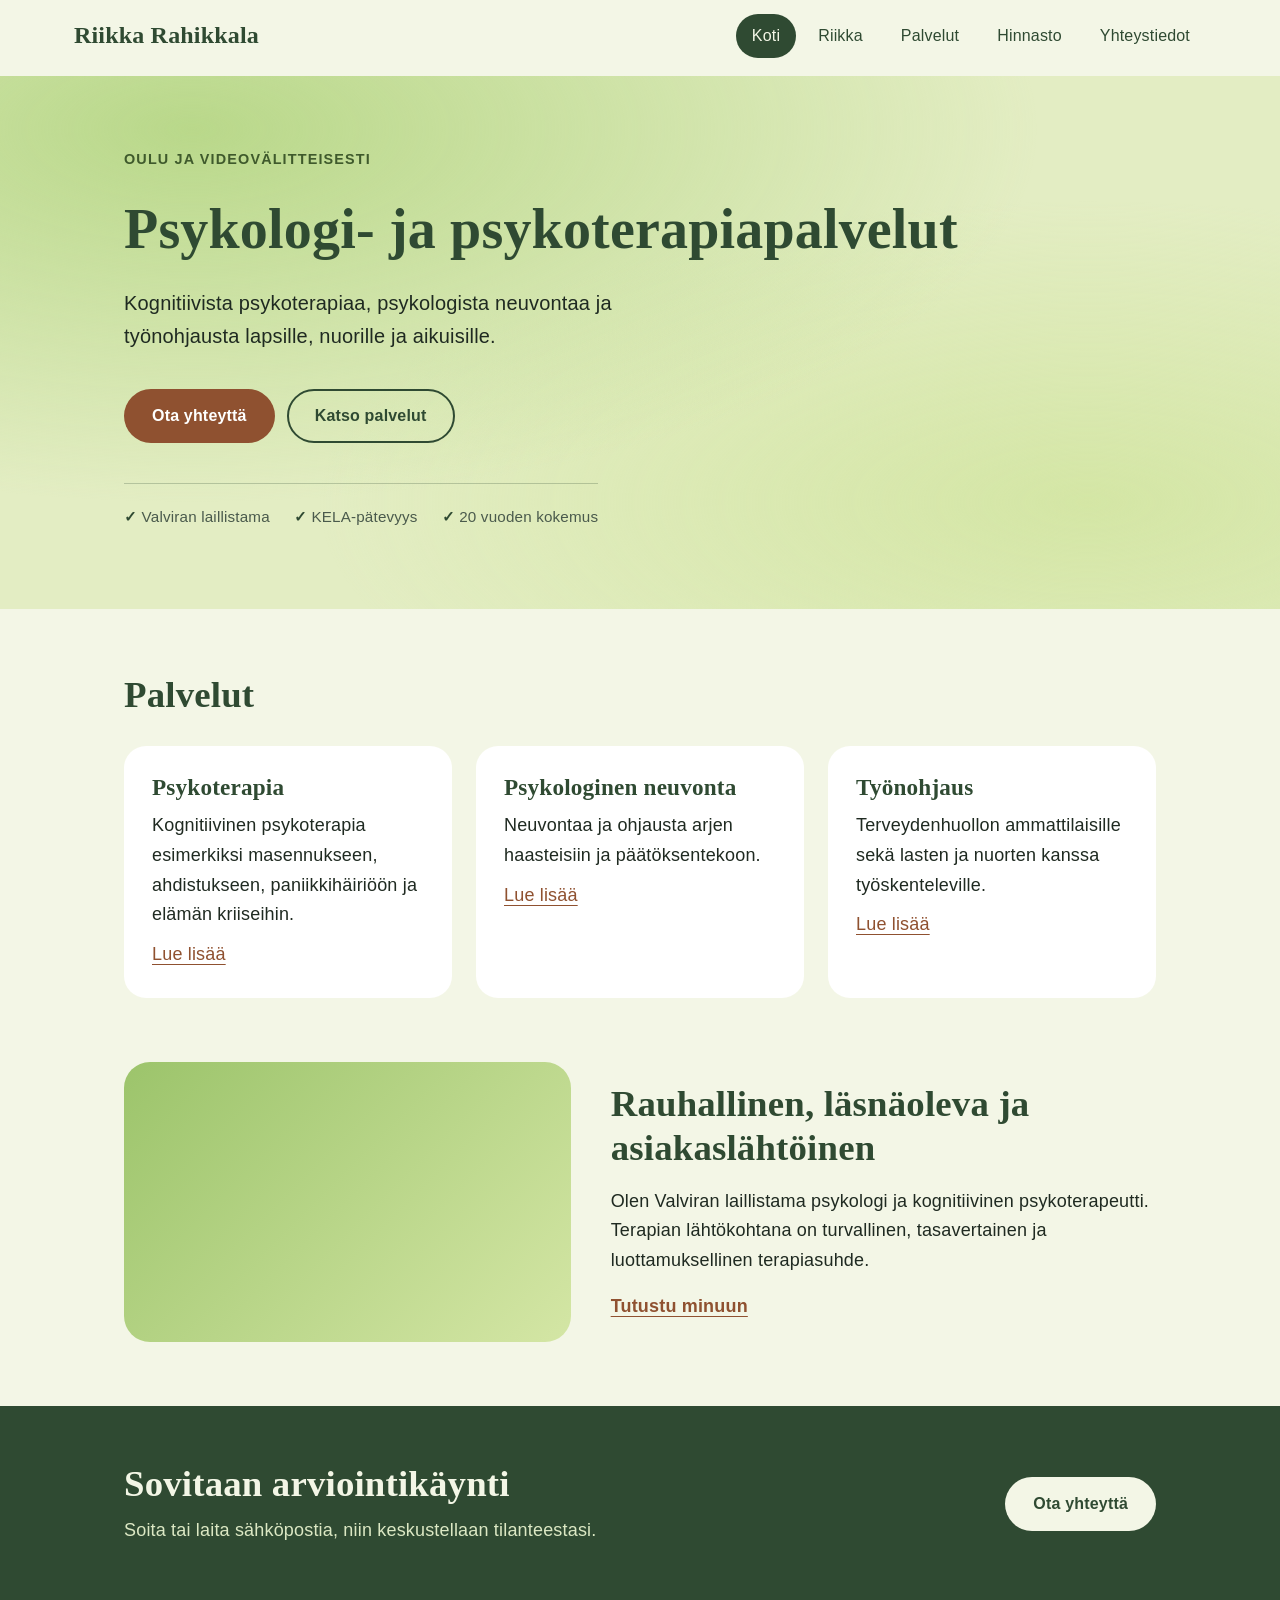
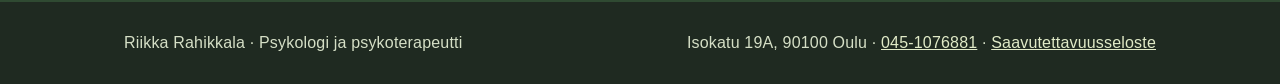
<file: index.html>
<!doctype html>
<html lang="fi">
<head>
<meta charset="utf-8">
<meta name="viewport" content="width=device-width, initial-scale=1">
<title>Riikka Rahikkala – psykologi- ja psykoterapiapalvelut Oulussa</title>
<meta name="description" content="Kognitiivista psykoterapiaa, psykologista neuvontaa ja työnohjausta Oulun seudulla ja videovälitteisesti.">
<link rel="canonical" href="https://ramirahikkala.github.io/riikka-rahikkala/">
<meta property="og:type" content="website">
<meta property="og:locale" content="fi_FI">
<meta property="og:title" content="Riikka Rahikkala – psykologi- ja psykoterapiapalvelut Oulussa">
<meta property="og:description" content="Kognitiivista psykoterapiaa, psykologista neuvontaa ja työnohjausta Oulun seudulla ja videovälitteisesti.">
<meta property="og:url" content="https://ramirahikkala.github.io/riikka-rahikkala/">
<meta name="color-scheme" content="light dark">
<meta name="theme-color" content="#2F4A32">
<link rel="stylesheet" href="style.css">
<script type="application/ld+json">
{"@context":"https://schema.org","@type":"Psychologist","name":"Riikka Rahikkala","description":"Psykologi- ja psykoterapiapalvelut Oulun seudulla ja videovälitteisesti.","url":"https://ramirahikkala.github.io/riikka-rahikkala/","telephone":"+358451076881","address":{"@type":"PostalAddress","streetAddress":"Isokatu 19A","postalCode":"90100","addressLocality":"Oulu","addressCountry":"FI"},"areaServed":"Oulu"}
</script>
</head>
<body>
<a class="skip" href="#sisalto">Siirry sisältöön</a>
<header class="hd">
<a class="logo" href="./">Riikka Rahikkala</a>
<nav class="nav" aria-label="Päävalikko"><a href="./" aria-current="page">Koti</a><a href="riikka/">Riikka</a><a href="palvelut/">Palvelut</a><a href="hinnasto/">Hinnasto</a><a href="yhteystiedot/">Yhteystiedot</a></nav>
</header>
<main id="sisalto">
<section class="hero"><div class="wrap">
<p class="eyebrow">Oulu ja videovälitteisesti</p>
<h1>Psykologi- ja psykoterapiapalvelut</h1>
<p class="lead">Kognitiivista psykoterapiaa, psykologista neuvontaa ja työnohjausta lapsille, nuorille ja aikuisille.</p>
<div class="btns"><a class="btn p" href="yhteystiedot/">Ota yhteyttä</a><a class="btn s" href="palvelut/">Katso palvelut</a></div>
<ul class="chips"><li>Valviran laillistama</li><li>KELA-pätevyys</li><li>20 vuoden kokemus</li></ul>
</div></section>
<section class="section"><div class="wrap">
<h2>Palvelut</h2>
<div class="grid3" style="margin-top:28px">
<div class="card"><h3>Psykoterapia</h3><p>Kognitiivinen psykoterapia esimerkiksi masennukseen, ahdistukseen, paniikkihäiriöön ja elämän kriiseihin.</p><a href="palvelut/">Lue lisää<span class="sr">: Psykoterapia</span></a></div>
<div class="card"><h3>Psykologinen neuvonta</h3><p>Neuvontaa ja ohjausta arjen haasteisiin ja päätöksentekoon.</p><a href="palvelut/">Lue lisää<span class="sr">: Psykologinen neuvonta</span></a></div>
<div class="card"><h3>Työnohjaus</h3><p>Terveydenhuollon ammattilaisille sekä lasten ja nuorten kanssa työskenteleville.</p><a href="palvelut/">Lue lisää<span class="sr">: Työnohjaus</span></a></div>
</div></div></section>
<section class="section" style="padding-top:0"><div class="wrap split">
<div class="ph" aria-hidden="true"></div>
<div style="flex:1.4 1 340px;display:flex;flex-direction:column;gap:16px">
<h2>Rauhallinen, läsnäoleva ja asiakaslähtöinen</h2>
<p style="margin:0">Olen Valviran laillistama psykologi ja kognitiivinen psykoterapeutti. Terapian lähtökohtana on turvallinen, tasavertainen ja luottamuksellinen terapiasuhde.</p>
<p style="margin:0"><a href="riikka/"><strong>Tutustu minuun</strong></a></p>
</div></div></section>
<section class="cta"><div class="wrap">
<div><h2>Sovitaan arviointikäynti</h2><p>Soita tai laita sähköpostia, niin keskustellaan tilanteestasi.</p></div>
<a class="btn l" href="yhteystiedot/">Ota yhteyttä</a>
</div></section>
</main>
<footer class="ft"><div class="wrap">
<span>Riikka Rahikkala · Psykologi ja psykoterapeutti</span>
<span>Isokatu 19A, 90100 Oulu · <a href="tel:+358451076881">045-1076881</a> · <a href="saavutettavuus/">Saavutettavuusseloste</a></span>
</div></footer>
<script src="script.js"></script>
</body>
</html>
</file>
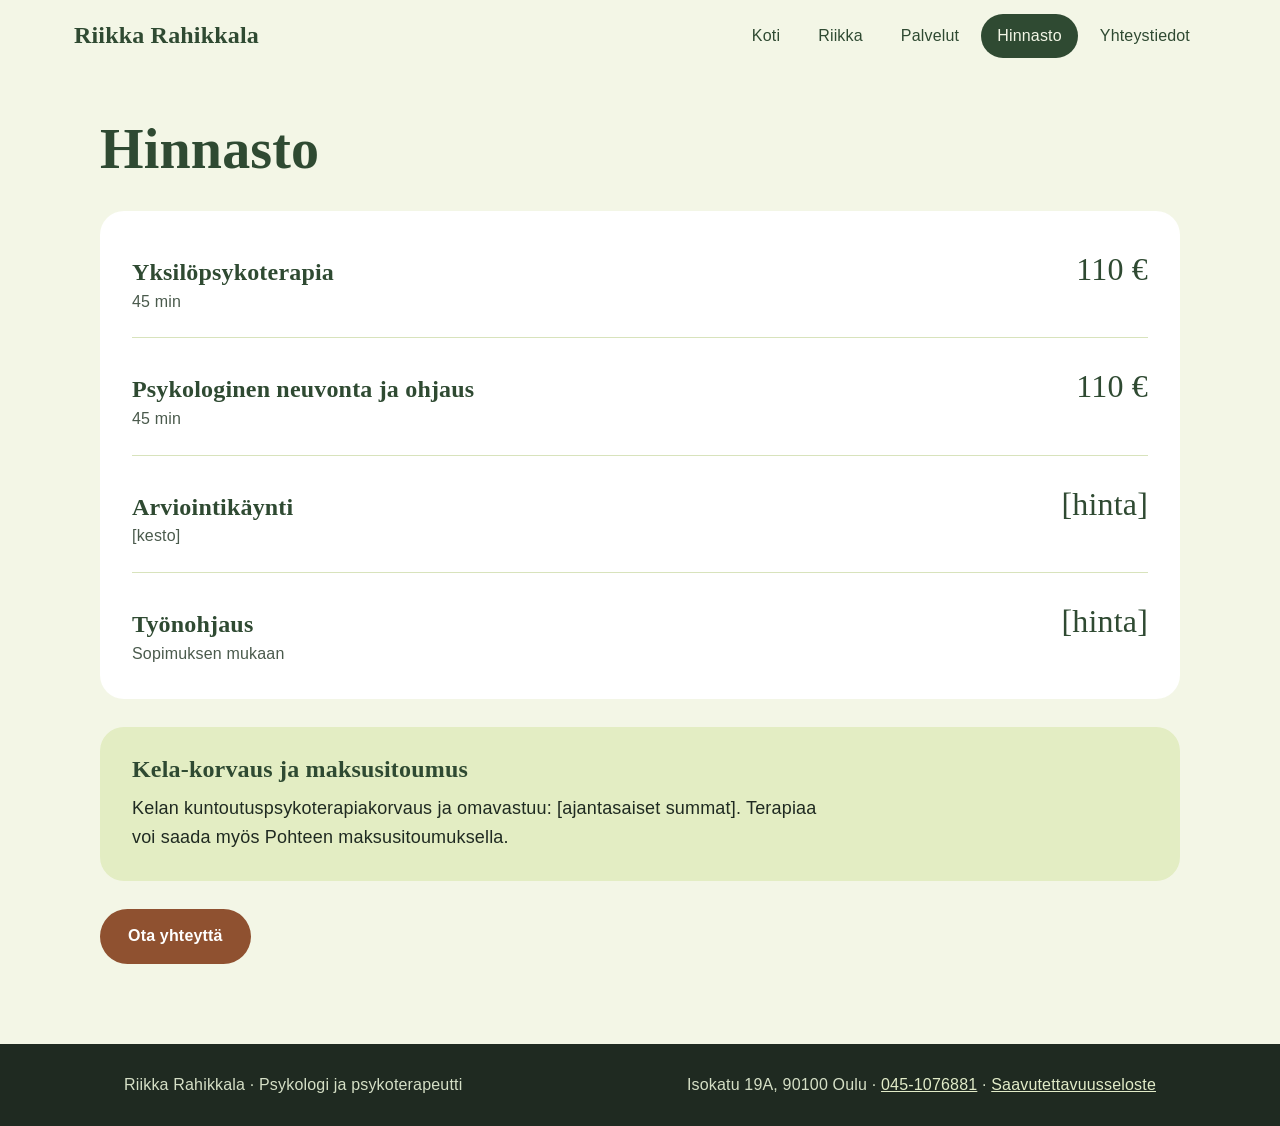
<file: hinnasto/index.html>
<!doctype html>
<html lang="fi">
<head>
<meta charset="utf-8">
<meta name="viewport" content="width=device-width, initial-scale=1">
<title>Hinnasto | Riikka Rahikkala</title>
<meta name="description" content="Psykoterapian sekä psykologisen neuvonnan ja ohjauksen hinnat: 110 € / 45 min.">
<link rel="canonical" href="https://ramirahikkala.github.io/riikka-rahikkala/hinnasto/">
<meta property="og:type" content="website">
<meta property="og:locale" content="fi_FI">
<meta property="og:title" content="Hinnasto | Riikka Rahikkala">
<meta property="og:description" content="Psykoterapian sekä psykologisen neuvonnan ja ohjauksen hinnat: 110 € / 45 min.">
<meta property="og:url" content="https://ramirahikkala.github.io/riikka-rahikkala/hinnasto/">
<meta name="color-scheme" content="light dark">
<meta name="theme-color" content="#2F4A32">
<link rel="stylesheet" href="../style.css">
</head>
<body>
<a class="skip" href="#sisalto">Siirry sisältöön</a>
<header class="hd">
<a class="logo" href="../">Riikka Rahikkala</a>
<nav class="nav" aria-label="Päävalikko"><a href="../">Koti</a><a href="../riikka/">Riikka</a><a href="../palvelut/">Palvelut</a><a href="../hinnasto/" aria-current="page">Hinnasto</a><a href="../yhteystiedot/">Yhteystiedot</a></nav>
</header>
<main id="sisalto">
<div class="wrap page">
<h1>Hinnasto</h1>
<section class="box" style="padding-top:10px;padding-bottom:10px">
<div class="price-row"><div><h2>Yksilöpsykoterapia</h2><p>45 min</p></div><span class="price">110 €</span></div>
<div class="price-row"><div><h2>Psykologinen neuvonta ja ohjaus</h2><p>45 min</p></div><span class="price">110 €</span></div>
<div class="price-row"><div><h2>Arviointikäynti</h2><p>[kesto]</p></div><span class="price">[hinta]</span></div>
<div class="price-row"><div><h2>Työnohjaus</h2><p>Sopimuksen mukaan</p></div><span class="price">[hinta]</span></div>
</section>
<section class="note">
<h2 style="font-size:1.5rem">Kela-korvaus ja maksusitoumus</h2>
<p>Kelan kuntoutuspsykoterapiakorvaus ja omavastuu: [ajantasaiset summat]. Terapiaa voi saada myös Pohteen maksusitoumuksella.</p>
</section>
<div class="btns"><a class="btn p" href="../yhteystiedot/">Ota yhteyttä</a></div>
</div>
</main>
<footer class="ft"><div class="wrap">
<span>Riikka Rahikkala · Psykologi ja psykoterapeutti</span>
<span>Isokatu 19A, 90100 Oulu · <a href="tel:+358451076881">045-1076881</a> · <a href="../saavutettavuus/">Saavutettavuusseloste</a></span>
</div></footer>
<script src="../script.js"></script>
</body>
</html>
</file>
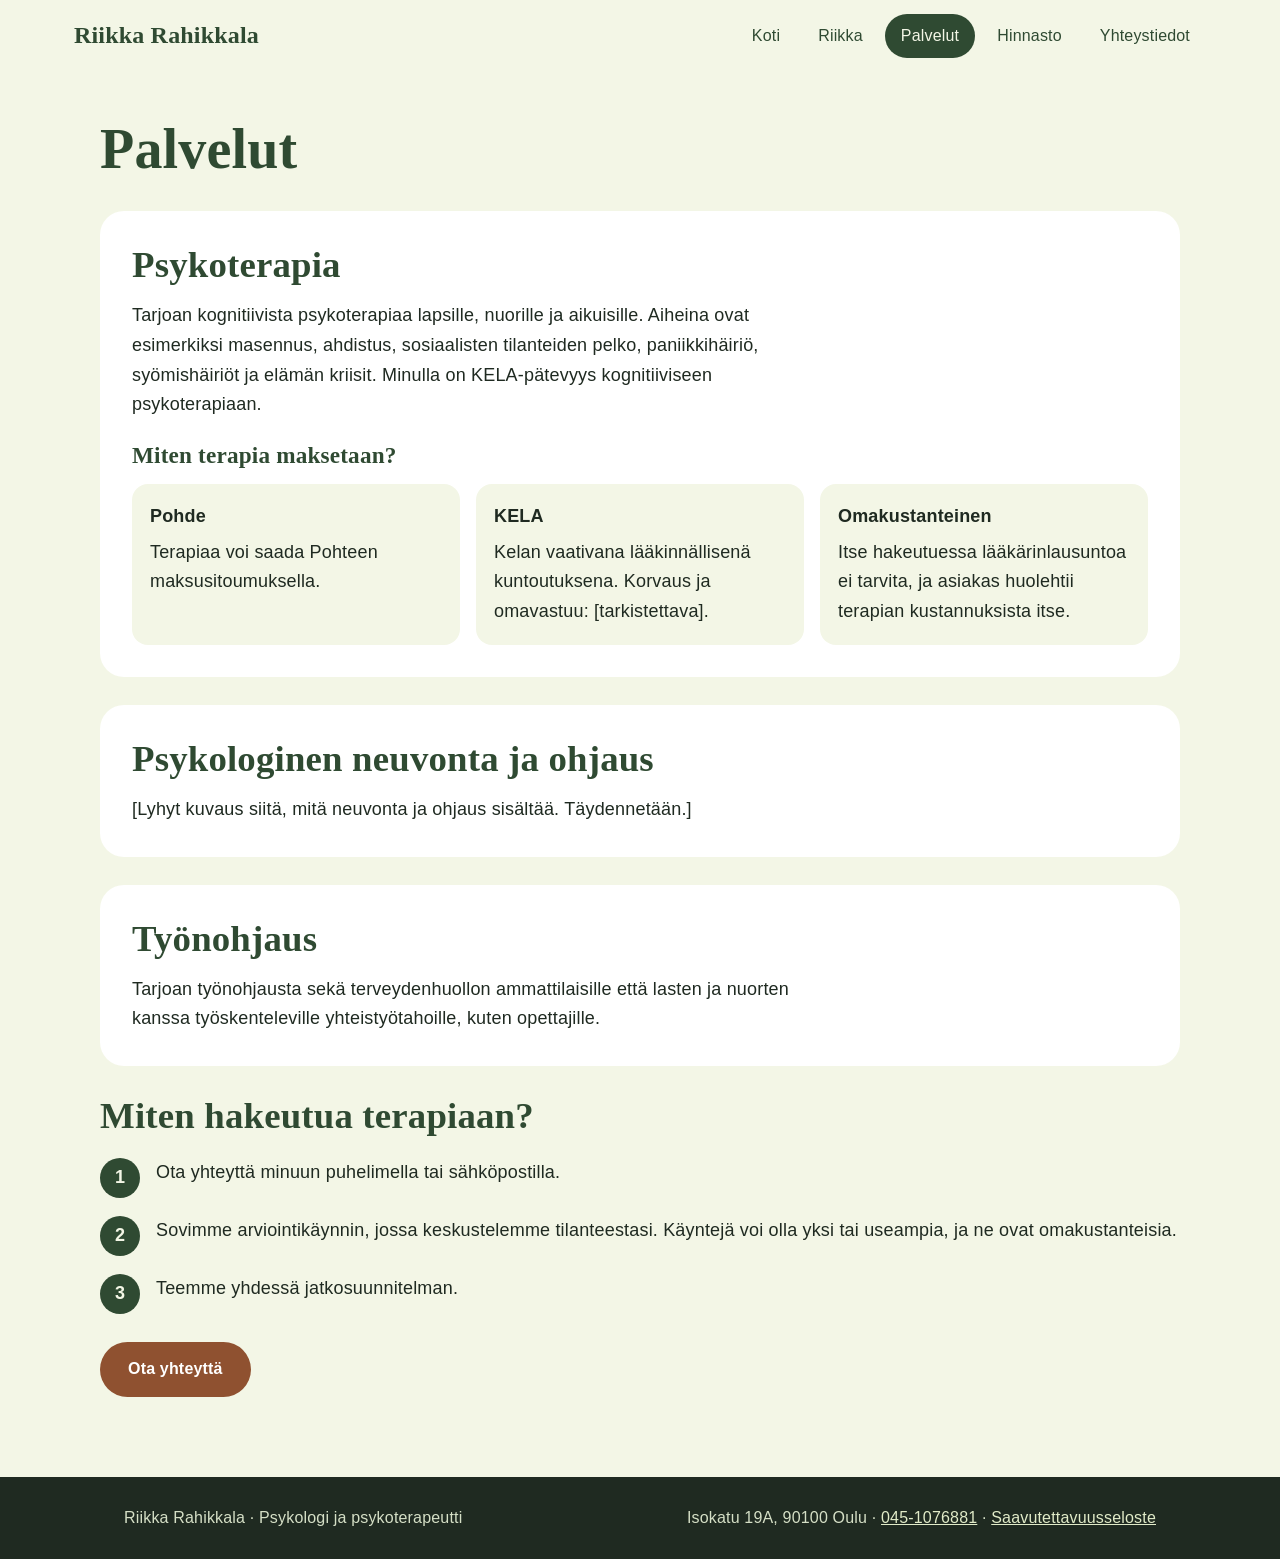
<file: palvelut/index.html>
<!doctype html>
<html lang="fi">
<head>
<meta charset="utf-8">
<meta name="viewport" content="width=device-width, initial-scale=1">
<title>Palvelut – psykoterapia, neuvonta ja työnohjaus | Riikka Rahikkala</title>
<meta name="description" content="Kognitiivinen psykoterapia, psykologinen neuvonta ja työnohjaus Oulussa ja videovälitteisesti. Terapiaan voi hakeutua puhelimella tai sähköpostilla.">
<link rel="canonical" href="https://ramirahikkala.github.io/riikka-rahikkala/palvelut/">
<meta property="og:type" content="website">
<meta property="og:locale" content="fi_FI">
<meta property="og:title" content="Palvelut – psykoterapia, neuvonta ja työnohjaus | Riikka Rahikkala">
<meta property="og:description" content="Kognitiivinen psykoterapia, psykologinen neuvonta ja työnohjaus Oulussa ja videovälitteisesti. Terapiaan voi hakeutua puhelimella tai sähköpostilla.">
<meta property="og:url" content="https://ramirahikkala.github.io/riikka-rahikkala/palvelut/">
<meta name="color-scheme" content="light dark">
<meta name="theme-color" content="#2F4A32">
<link rel="stylesheet" href="../style.css">
</head>
<body>
<a class="skip" href="#sisalto">Siirry sisältöön</a>
<header class="hd">
<a class="logo" href="../">Riikka Rahikkala</a>
<nav class="nav" aria-label="Päävalikko"><a href="../">Koti</a><a href="../riikka/">Riikka</a><a href="../palvelut/" aria-current="page">Palvelut</a><a href="../hinnasto/">Hinnasto</a><a href="../yhteystiedot/">Yhteystiedot</a></nav>
</header>
<main id="sisalto">
<div class="wrap page">
<h1>Palvelut</h1>
<section class="box" style="display:flex;flex-direction:column;gap:14px">
<h2>Psykoterapia</h2>
<p style="margin:0">Tarjoan kognitiivista psykoterapiaa lapsille, nuorille ja aikuisille. Aiheina ovat esimerkiksi masennus, ahdistus, sosiaalisten tilanteiden pelko, paniikkihäiriö, syömishäiriöt ja elämän kriisit. Minulla on KELA-pätevyys kognitiiviseen psykoterapiaan.</p>
<h3 style="margin-top:8px">Miten terapia maksetaan?</h3>
<div class="three">
<div><strong>Pohde</strong><p style="margin:6px 0 0">Terapiaa voi saada Pohteen maksusitoumuksella.</p></div>
<div><strong>KELA</strong><p style="margin:6px 0 0">Kelan vaativana lääkinnällisenä kuntoutuksena. Korvaus ja omavastuu: [tarkistettava].</p></div>
<div><strong>Omakustanteinen</strong><p style="margin:6px 0 0">Itse hakeutuessa lääkärinlausuntoa ei tarvita, ja asiakas huolehtii terapian kustannuksista itse.</p></div>
</div>
</section>
<section class="box" style="display:flex;flex-direction:column;gap:14px">
<h2>Psykologinen neuvonta ja ohjaus</h2>
<p style="margin:0">[Lyhyt kuvaus siitä, mitä neuvonta ja ohjaus sisältää. Täydennetään.]</p>
</section>
<section class="box" style="display:flex;flex-direction:column;gap:14px">
<h2>Työnohjaus</h2>
<p style="margin:0">Tarjoan työnohjausta sekä terveydenhuollon ammattilaisille että lasten ja nuorten kanssa työskenteleville yhteistyötahoille, kuten opettajille.</p>
</section>
<section>
<h2 style="margin-bottom:20px">Miten hakeutua terapiaan?</h2>
<ol class="steps">
<li><span>Ota yhteyttä minuun puhelimella tai sähköpostilla.</span></li>
<li><span>Sovimme arviointikäynnin, jossa keskustelemme tilanteestasi. Käyntejä voi olla yksi tai useampia, ja ne ovat omakustanteisia.</span></li>
<li><span>Teemme yhdessä jatkosuunnitelman.</span></li>
</ol>
<div class="btns" style="margin-top:28px"><a class="btn p" href="../yhteystiedot/">Ota yhteyttä</a></div>
</section>
</div>
</main>
<footer class="ft"><div class="wrap">
<span>Riikka Rahikkala · Psykologi ja psykoterapeutti</span>
<span>Isokatu 19A, 90100 Oulu · <a href="tel:+358451076881">045-1076881</a> · <a href="../saavutettavuus/">Saavutettavuusseloste</a></span>
</div></footer>
<script src="../script.js"></script>
</body>
</html>
</file>
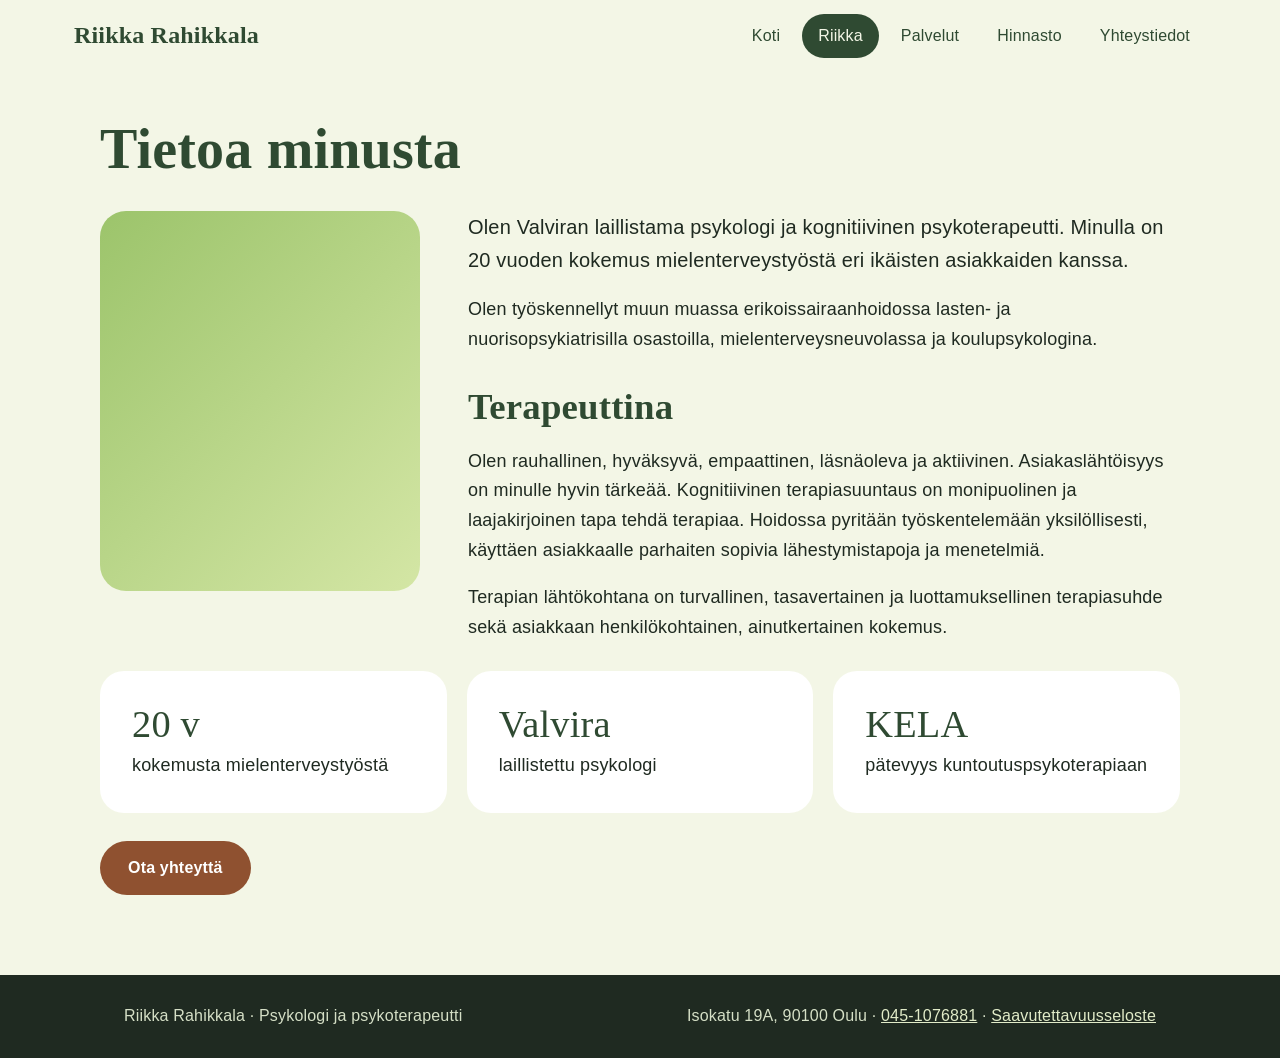
<file: riikka/index.html>
<!doctype html>
<html lang="fi">
<head>
<meta charset="utf-8">
<meta name="viewport" content="width=device-width, initial-scale=1">
<title>Riikka – psykologi ja kognitiivinen psykoterapeutti | Riikka Rahikkala</title>
<meta name="description" content="Valviran laillistama psykologi ja kognitiivinen psykoterapeutti, jolla on 20 vuoden kokemus mielenterveystyöstä.">
<link rel="canonical" href="https://ramirahikkala.github.io/riikka-rahikkala/riikka/">
<meta property="og:type" content="website">
<meta property="og:locale" content="fi_FI">
<meta property="og:title" content="Riikka – psykologi ja kognitiivinen psykoterapeutti | Riikka Rahikkala">
<meta property="og:description" content="Valviran laillistama psykologi ja kognitiivinen psykoterapeutti, jolla on 20 vuoden kokemus mielenterveystyöstä.">
<meta property="og:url" content="https://ramirahikkala.github.io/riikka-rahikkala/riikka/">
<meta name="color-scheme" content="light dark">
<meta name="theme-color" content="#2F4A32">
<link rel="stylesheet" href="../style.css">
</head>
<body>
<a class="skip" href="#sisalto">Siirry sisältöön</a>
<header class="hd">
<a class="logo" href="../">Riikka Rahikkala</a>
<nav class="nav" aria-label="Päävalikko"><a href="../">Koti</a><a href="../riikka/" aria-current="page">Riikka</a><a href="../palvelut/">Palvelut</a><a href="../hinnasto/">Hinnasto</a><a href="../yhteystiedot/">Yhteystiedot</a></nav>
</header>
<main id="sisalto">
<div class="wrap page">
<h1>Tietoa minusta</h1>
<div class="split" style="align-items:flex-start;gap:48px">
<div class="ph" aria-hidden="true" style="flex:0 1 320px;min-height:380px"></div>
<div style="flex:1 1 420px;display:flex;flex-direction:column;gap:18px">
<p style="margin:0;font-size:1.25rem">Olen Valviran laillistama psykologi ja kognitiivinen psykoterapeutti. Minulla on 20 vuoden kokemus mielenterveystyöstä eri ikäisten asiakkaiden kanssa.</p>
<p style="margin:0">Olen työskennellyt muun muassa erikoissairaanhoidossa lasten- ja nuorisopsykiatrisilla osastoilla, mielenterveysneuvolassa ja koulupsykologina.</p>
<h2 style="margin-top:12px">Terapeuttina</h2>
<p style="margin:0">Olen rauhallinen, hyväksyvä, empaattinen, läsnäoleva ja aktiivinen. Asiakaslähtöisyys on minulle hyvin tärkeää. Kognitiivinen terapiasuuntaus on monipuolinen ja laajakirjoinen tapa tehdä terapiaa. Hoidossa pyritään työskentelemään yksilöllisesti, käyttäen asiakkaalle parhaiten sopivia lähestymistapoja ja menetelmiä.</p>
<p style="margin:0">Terapian lähtökohtana on turvallinen, tasavertainen ja luottamuksellinen terapiasuhde sekä asiakkaan henkilökohtainen, ainutkertainen kokemus.</p>
</div></div>
<div class="stats">
<div class="box"><p class="big">20 v</p><p style="margin:6px 0 0">kokemusta mielenterveystyöstä</p></div>
<div class="box"><p class="big">Valvira</p><p style="margin:6px 0 0">laillistettu psykologi</p></div>
<div class="box"><p class="big">KELA</p><p style="margin:6px 0 0">pätevyys kuntoutuspsykoterapiaan</p></div>
</div>
<div class="btns"><a class="btn p" href="../yhteystiedot/">Ota yhteyttä</a></div>
</div>
</main>
<footer class="ft"><div class="wrap">
<span>Riikka Rahikkala · Psykologi ja psykoterapeutti</span>
<span>Isokatu 19A, 90100 Oulu · <a href="tel:+358451076881">045-1076881</a> · <a href="../saavutettavuus/">Saavutettavuusseloste</a></span>
</div></footer>
<script src="../script.js"></script>
</body>
</html>
</file>
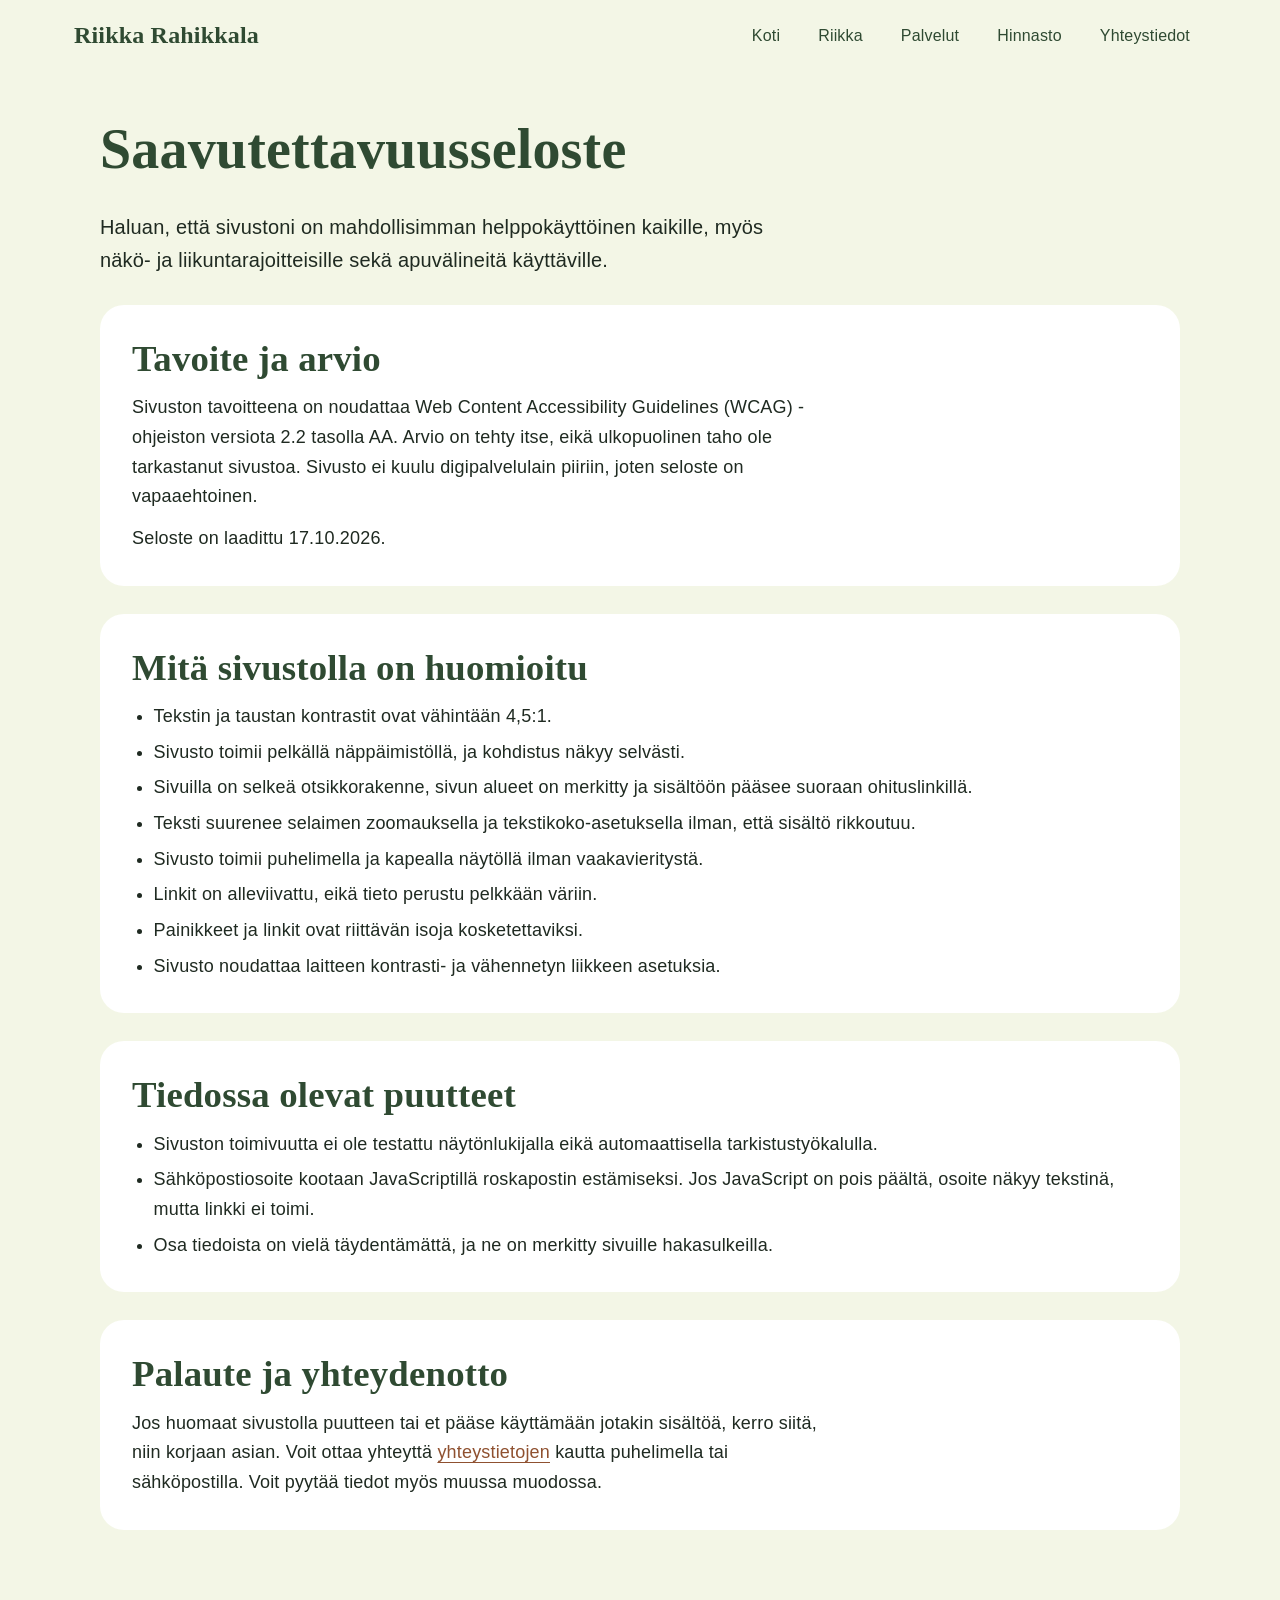
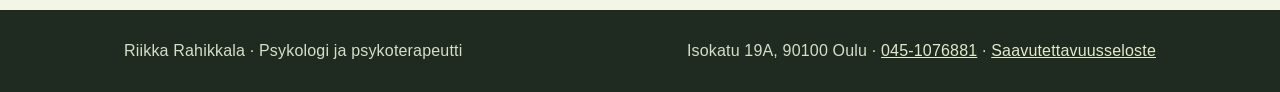
<file: saavutettavuus/index.html>
<!doctype html>
<html lang="fi">
<head>
<meta charset="utf-8">
<meta name="viewport" content="width=device-width, initial-scale=1">
<title>Saavutettavuusseloste | Riikka Rahikkala</title>
<meta name="description" content="Tämän verkkosivuston saavutettavuus, tiedossa olevat puutteet ja palautteen antaminen.">
<link rel="canonical" href="https://ramirahikkala.github.io/riikka-rahikkala/saavutettavuus/">
<meta property="og:type" content="website">
<meta property="og:locale" content="fi_FI">
<meta property="og:title" content="Saavutettavuusseloste | Riikka Rahikkala">
<meta property="og:description" content="Tämän verkkosivuston saavutettavuus, tiedossa olevat puutteet ja palautteen antaminen.">
<meta property="og:url" content="https://ramirahikkala.github.io/riikka-rahikkala/saavutettavuus/">
<meta name="color-scheme" content="light dark">
<meta name="theme-color" content="#2F4A32">
<link rel="stylesheet" href="../style.css">
</head>
<body>
<a class="skip" href="#sisalto">Siirry sisältöön</a>
<header class="hd">
<a class="logo" href="../">Riikka Rahikkala</a>
<nav class="nav" aria-label="Päävalikko"><a href="../">Koti</a><a href="../riikka/">Riikka</a><a href="../palvelut/">Palvelut</a><a href="../hinnasto/">Hinnasto</a><a href="../yhteystiedot/">Yhteystiedot</a></nav>
</header>
<main id="sisalto">
<div class="wrap page">
<h1>Saavutettavuusseloste</h1>
<p style="margin:0;font-size:1.25rem">Haluan, että sivustoni on mahdollisimman helppokäyttöinen kaikille, myös näkö- ja liikuntarajoitteisille sekä apuvälineitä käyttäville.</p>
<section class="box" style="display:flex;flex-direction:column;gap:12px">
<h2>Tavoite ja arvio</h2>
<p style="margin:0">Sivuston tavoitteena on noudattaa Web Content Accessibility Guidelines (WCAG) -ohjeiston versiota 2.2 tasolla AA. Arvio on tehty itse, eikä ulkopuolinen taho ole tarkastanut sivustoa. Sivusto ei kuulu digipalvelulain piiriin, joten seloste on vapaaehtoinen.</p>
<p style="margin:0">Seloste on laadittu 17.10.2026.</p>
</section>
<section class="box" style="display:flex;flex-direction:column;gap:12px">
<h2>Mitä sivustolla on huomioitu</h2>
<ul style="margin:0;padding-left:1.2em;display:flex;flex-direction:column;gap:6px">
<li>Tekstin ja taustan kontrastit ovat vähintään 4,5:1.</li>
<li>Sivusto toimii pelkällä näppäimistöllä, ja kohdistus näkyy selvästi.</li>
<li>Sivuilla on selkeä otsikkorakenne, sivun alueet on merkitty ja sisältöön pääsee suoraan ohituslinkillä.</li>
<li>Teksti suurenee selaimen zoomauksella ja tekstikoko-asetuksella ilman, että sisältö rikkoutuu.</li>
<li>Sivusto toimii puhelimella ja kapealla näytöllä ilman vaakavieritystä.</li>
<li>Linkit on alleviivattu, eikä tieto perustu pelkkään väriin.</li>
<li>Painikkeet ja linkit ovat riittävän isoja kosketettaviksi.</li>
<li>Sivusto noudattaa laitteen kontrasti- ja vähennetyn liikkeen asetuksia.</li>
</ul>
</section>
<section class="box" style="display:flex;flex-direction:column;gap:12px">
<h2>Tiedossa olevat puutteet</h2>
<ul style="margin:0;padding-left:1.2em;display:flex;flex-direction:column;gap:6px">
<li>Sivuston toimivuutta ei ole testattu näytönlukijalla eikä automaattisella tarkistustyökalulla.</li>
<li>Sähköpostiosoite kootaan JavaScriptillä roskapostin estämiseksi. Jos JavaScript on pois päältä, osoite näkyy tekstinä, mutta linkki ei toimi.</li>
<li>Osa tiedoista on vielä täydentämättä, ja ne on merkitty sivuille hakasulkeilla.</li>
</ul>
</section>
<section class="box" style="display:flex;flex-direction:column;gap:12px">
<h2>Palaute ja yhteydenotto</h2>
<p style="margin:0">Jos huomaat sivustolla puutteen tai et pääse käyttämään jotakin sisältöä, kerro siitä, niin korjaan asian. Voit ottaa yhteyttä <a href="../yhteystiedot/">yhteystietojen</a> kautta puhelimella tai sähköpostilla. Voit pyytää tiedot myös muussa muodossa.</p>
</section>
</div>
</main>
<footer class="ft"><div class="wrap">
<span>Riikka Rahikkala · Psykologi ja psykoterapeutti</span>
<span>Isokatu 19A, 90100 Oulu · <a href="tel:+358451076881">045-1076881</a> · <a href="../saavutettavuus/">Saavutettavuusseloste</a></span>
</div></footer>
<script src="../script.js"></script>
</body>
</html>
</file>
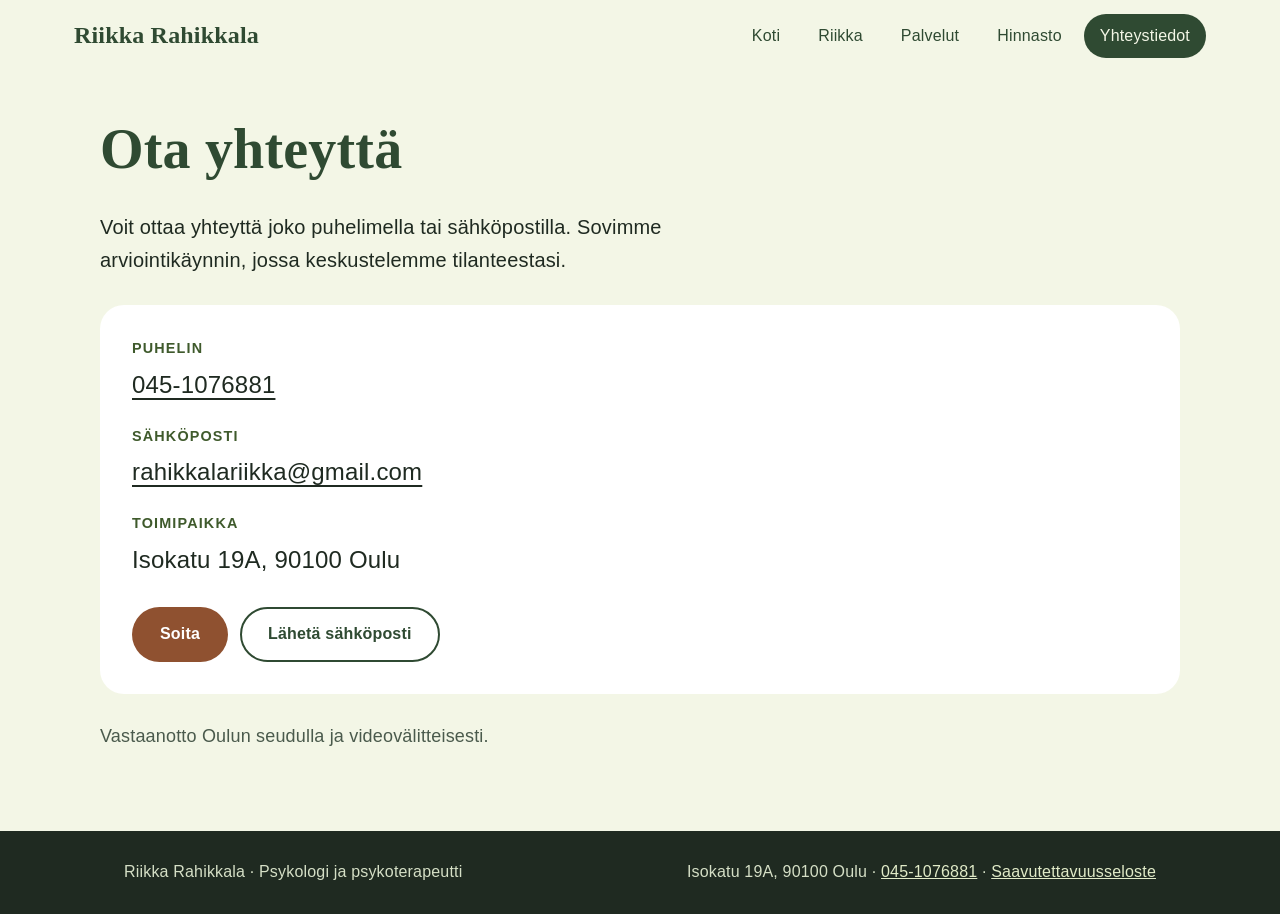
<file: yhteystiedot/index.html>
<!doctype html>
<html lang="fi">
<head>
<meta charset="utf-8">
<meta name="viewport" content="width=device-width, initial-scale=1">
<title>Yhteystiedot | Riikka Rahikkala</title>
<meta name="description" content="Ota yhteyttä: puhelin 045-1076881, toimipaikka Isokatu 19A, Oulu. Vastaanotto myös videovälitteisesti.">
<link rel="canonical" href="https://ramirahikkala.github.io/riikka-rahikkala/yhteystiedot/">
<meta property="og:type" content="website">
<meta property="og:locale" content="fi_FI">
<meta property="og:title" content="Yhteystiedot | Riikka Rahikkala">
<meta property="og:description" content="Ota yhteyttä: puhelin 045-1076881, toimipaikka Isokatu 19A, Oulu. Vastaanotto myös videovälitteisesti.">
<meta property="og:url" content="https://ramirahikkala.github.io/riikka-rahikkala/yhteystiedot/">
<meta name="color-scheme" content="light dark">
<meta name="theme-color" content="#2F4A32">
<link rel="stylesheet" href="../style.css">
</head>
<body>
<a class="skip" href="#sisalto">Siirry sisältöön</a>
<header class="hd">
<a class="logo" href="../">Riikka Rahikkala</a>
<nav class="nav" aria-label="Päävalikko"><a href="../">Koti</a><a href="../riikka/">Riikka</a><a href="../palvelut/">Palvelut</a><a href="../hinnasto/">Hinnasto</a><a href="../yhteystiedot/" aria-current="page">Yhteystiedot</a></nav>
</header>
<main id="sisalto">
<div class="wrap page">
<h1>Ota yhteyttä</h1>
<p style="margin:0;font-size:1.25rem;max-width:40rem">Voit ottaa yhteyttä joko puhelimella tai sähköpostilla. Sovimme arviointikäynnin, jossa keskustelemme tilanteestasi.</p>
<section class="box">
<dl class="contact" style="margin:0">
<dt>Puhelin</dt><dd><a href="tel:+358451076881">045-1076881</a></dd>
<dt>Sähköposti</dt><dd><a href="#" data-mail="rahikkalariikka (at) gmail.com" data-show>rahikkalariikka (at) gmail.com</a></dd>
<dt>Toimipaikka</dt><dd>Isokatu 19A, 90100 Oulu</dd>
</dl>
<div class="btns" style="margin-top:28px"><a class="btn p" href="tel:+358451076881">Soita</a><a class="btn s" href="#" data-mail="rahikkalariikka (at) gmail.com">Lähetä sähköposti</a></div>
</section>
<p style="margin:0;color:var(--muted)">Vastaanotto Oulun seudulla ja videovälitteisesti.</p>
</div>
</main>
<footer class="ft"><div class="wrap">
<span>Riikka Rahikkala · Psykologi ja psykoterapeutti</span>
<span>Isokatu 19A, 90100 Oulu · <a href="tel:+358451076881">045-1076881</a> · <a href="../saavutettavuus/">Saavutettavuusseloste</a></span>
</div></footer>
<script src="../script.js"></script>
</body>
</html>
</file>
<file: style.css>
:root{color-scheme:light;--bg:#F3F6E6;--card:#fff;--green:#2F4A32;--leaf:#E1EBC8;--sage:#E3EDC3;--clay:#8F5130;--clay-d:#6F3E24;--ink:#1F2A21;--muted:#4A5A4C;--dark:#1F2A21;--btn:#8F5130;--btn-h:#6F3E24;--on-btn:#fff;--cta:#2F4A32;--cta-fg:#F3F6E6;--eyebrow:#3F5A2C;--line:#D8E3BC;--hero:radial-gradient(ellipse at 15% 10%,#B9D88A 0%,transparent 55%),radial-gradient(ellipse at 85% 80%,#D4E6A5 0%,transparent 50%),#E3EDC3}
*{box-sizing:border-box}
html{-webkit-text-size-adjust:100%;font-size:100%}
body{margin:0;font-family:"Segoe UI",Roboto,"Helvetica Neue",Arial,sans-serif;color:var(--ink);background:var(--bg);line-height:1.65;font-size:1.125rem;letter-spacing:.01em}
h1,h2,h3{overflow-wrap:break-word;hyphens:auto;font-family:Georgia,"Times New Roman",serif;color:var(--green);font-weight:600;margin:0;line-height:1.2}
h1{font-size:clamp(1.85rem,6.5vw,3.5rem)}
h2{font-size:clamp(1.6rem,3.2vw,2.3rem)}
h3{font-size:1.45rem}
p{max-width:44rem;overflow-wrap:break-word;hyphens:auto}
a{color:var(--clay)}a:hover{color:var(--clay-d)}
main a:not(.btn){text-decoration:underline;text-underline-offset:.2em;text-decoration-thickness:.08em}
:focus-visible{outline:3px solid var(--clay);outline-offset:3px;border-radius:4px}
.cta :focus-visible,.ft :focus-visible{outline-color:#fff}
.skip{position:absolute;left:-999px;top:8px;background:#fff;color:#000;padding:12px 18px;border-radius:8px;z-index:10;font-weight:600}
.skip:focus{left:8px}
.sr{position:absolute;width:1px;height:1px;overflow:hidden;clip:rect(0 0 0 0);white-space:nowrap}
.wrap{max-width:1080px;margin:0 auto;padding:0 24px}
.hd{display:flex;flex-wrap:wrap;align-items:center;justify-content:space-between;gap:12px 16px;padding:14px 24px 18px;max-width:1180px;margin:0 auto}
.logo{font-family:Georgia,serif;font-size:1.5rem;font-weight:600;color:var(--green);text-decoration:none}
.nav{display:flex;flex-wrap:wrap;gap:6px}
.nav a{display:inline-flex;align-items:center;min-height:44px;padding:8px 16px;border-radius:999px;color:var(--green);text-decoration:none;font-weight:500;font-size:1rem}
.nav a:hover{background:var(--leaf);color:var(--green)}
.nav a[aria-current=page]{background:var(--green);color:var(--bg)}
.btn{display:inline-flex;align-items:center;min-height:48px;padding:12px 26px;border-radius:999px;font-weight:600;text-decoration:none;font-size:1rem;border:2px solid transparent}
.btn.p{background:var(--btn);color:var(--on-btn)}.btn.p:hover{background:var(--btn-h);color:var(--on-btn)}
.btn.s{border-color:var(--green);color:var(--green)}.btn.s:hover{background:var(--leaf);color:var(--green)}
.btn.l{background:var(--cta-fg);color:var(--cta)}.btn.l:hover{background:#fff;color:var(--cta)}
.btns{display:flex;flex-wrap:wrap;gap:12px}
.hero{background:var(--hero)}
.hero .wrap{padding-top:72px;padding-bottom:80px;display:flex;flex-direction:column;gap:24px;align-items:flex-start}
.hero .btns{margin-top:12px}
.eyebrow{margin:0;font-weight:600;letter-spacing:.08em;text-transform:uppercase;font-size:.9rem;color:var(--eyebrow)}
.lead{margin:0;font-size:1.25rem;max-width:36rem}
.chips{display:flex;flex-wrap:wrap;gap:6px 24px;padding:20px 0 0;margin:16px 0 0;list-style:none;border-top:1px solid rgba(47,74,50,.25);font-size:.95rem;color:var(--muted)}
.chips li::before{content:"✓ ";color:var(--green);font-weight:700}
.section{padding:64px 0}
.grid3{display:grid;grid-template-columns:repeat(3,minmax(0,1fr));gap:24px}
.card{background:var(--card);border-radius:22px;padding:28px;display:flex;flex-direction:column;gap:10px}
.card p{margin:0}
.split{display:flex;flex-wrap:wrap;gap:40px;align-items:center}
.ph{flex:1 1 300px;min-height:280px;border-radius:26px;background:linear-gradient(135deg,#9CC46B,#D4E6A5)}
.cta{background:var(--cta);color:var(--cta-fg);padding:56px 0}
.cta h2{color:var(--cta-fg)}.cta p{margin:10px 0 0;color:#DCE8C4}
.cta .wrap{display:flex;flex-wrap:wrap;gap:24px;align-items:center;justify-content:space-between}
.page{padding:40px 0 80px;display:flex;flex-direction:column;gap:28px}
.box{background:var(--card);border-radius:24px;padding:32px}
.three{display:grid;grid-template-columns:repeat(3,minmax(0,1fr));gap:16px}
.three>div{background:var(--bg);border-radius:16px;padding:18px}
.steps{list-style:none;padding:0;margin:0;display:flex;flex-direction:column;gap:18px;counter-reset:s}
.steps li{display:flex;gap:16px;align-items:flex-start;counter-increment:s}
.steps li::before{content:counter(s);flex:none;width:40px;height:40px;border-radius:50%;background:var(--green);color:var(--bg);display:flex;align-items:center;justify-content:center;font-weight:600}
.stats{display:grid;grid-template-columns:repeat(3,minmax(0,1fr));gap:20px}
.stats .big{font-family:Georgia,serif;font-size:2.4rem;color:var(--green);margin:0;line-height:1.1}
.price-row{display:flex;flex-wrap:wrap;align-items:baseline;justify-content:space-between;gap:6px 24px;padding:22px 0;border-bottom:1px solid var(--line)}
.price-row:last-child{border-bottom:0}
.price-row h2{font-size:1.5rem}.price-row p{margin:2px 0 0;color:var(--muted);font-size:1rem}
.price{font-family:Georgia,serif;font-size:2rem;color:var(--green);white-space:nowrap}
.note{background:var(--sage);border-radius:24px;padding:28px 32px}
.note p{margin:10px 0 0}
.contact dt{font-size:.9rem;font-weight:600;letter-spacing:.08em;text-transform:uppercase;color:var(--eyebrow);margin-top:20px}
.contact dt:first-child{margin-top:0}
.contact dd{margin:4px 0 0;font-size:1.5rem;overflow-wrap:anywhere}
.contact a{color:var(--ink)}.contact a:hover{color:var(--clay)}
.ft{background:var(--dark);color:#D5DFC6;padding:28px 0;font-size:1rem}
.ft .wrap{display:flex;flex-wrap:wrap;gap:12px 40px;justify-content:space-between}
.ft a{color:#E1EBC8}.ft a:hover{color:#fff}
@media(max-width:760px){
body{font-size:1.0625rem}
.grid3,.three,.stats{grid-template-columns:1fr}
.hero .wrap{padding-top:40px;padding-bottom:48px;gap:20px}
.hero .btns{flex-direction:column;align-items:stretch;width:100%;gap:14px;margin-top:8px}
.btns{flex-direction:column;align-items:stretch}
.btn{justify-content:center;text-align:center}
.chips{flex-direction:column;gap:6px;margin-top:20px}
.section{padding:48px 0}
.box{padding:22px}
.note{padding:22px}
.page{padding:24px 0 56px;gap:24px}
.hd,.hd{gap:8px;padding-bottom:12px}
.nav{gap:4px;margin:0 -8px}
.nav a{padding:8px 12px;font-size:.95rem}
.wrap{padding-left:16px;padding-right:16px}
.split{gap:28px}
.cta{padding:44px 0}
.cta .wrap{flex-direction:column;align-items:stretch}
.price-row{flex-wrap:nowrap;align-items:center;gap:16px;padding:18px 0}
.price-row h2{font-size:1.2rem}
.price{font-size:1.5rem}
.card{padding:22px}
.ft .wrap{flex-direction:column}
}
@media(prefers-reduced-motion:reduce){*{scroll-behavior:auto!important;transition:none!important;animation:none!important}}
@media(prefers-contrast:more){:root{--muted:var(--ink)}.card,.box,.note,.chips li{border:2px solid currentColor}}
@media print{
</file>
